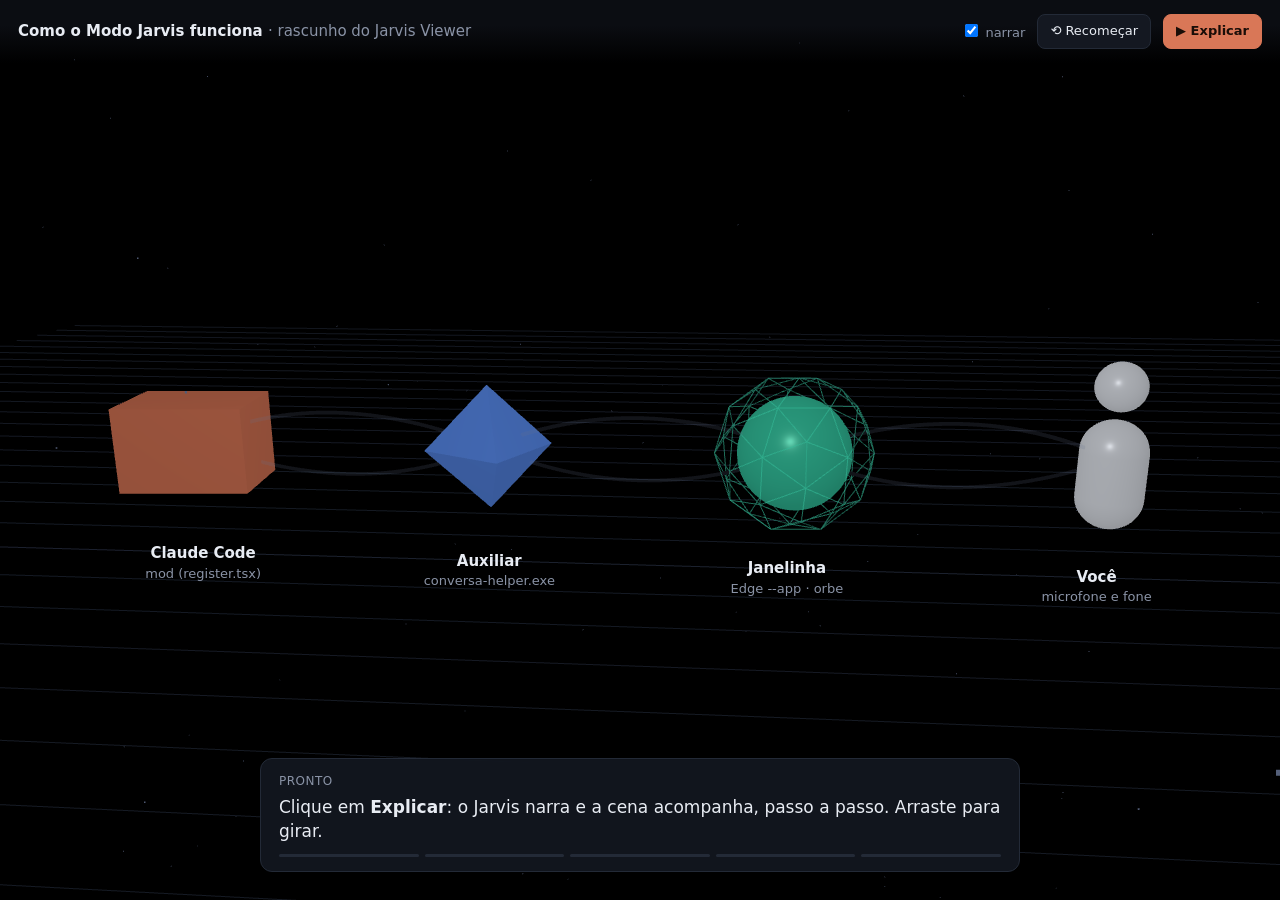
<file: docs/rascunho/viewer-demo.html>
<!doctype html>
<html lang="pt-BR">
<head>
<meta charset="utf-8">
<meta name="viewport" content="width=device-width, initial-scale=1">
<title>Jarvis Viewer</title>
<style>
  :root { --bg:#0b0d12; --fg:#e8ecf3; --dim:#8a93a6; --panel:#141821; --line:#232a37; --accent:#D97757; }
  * { box-sizing:border-box; }
  html,body { margin:0; height:100%; background:var(--bg); color:var(--fg); font:15px/1.45 "Segoe UI",system-ui,sans-serif; overflow:hidden; }
  #stage { position:fixed; inset:0; }
  canvas { display:block; }
  .label { position:absolute; transform:translate(-50%,0); pointer-events:none; text-align:center; white-space:nowrap;
           font-size:13px; color:var(--dim); transition:color .4s, opacity .4s; }
  .label b { display:block; font-size:15px; color:var(--fg); font-weight:600; }
  .label.on { color:#fff; }
  .label.on b { color:#fff; text-shadow:0 0 12px rgba(255,255,255,.5); }
  header { position:fixed; top:0; left:0; right:0; display:flex; align-items:center; gap:12px; padding:14px 18px;
           background:linear-gradient(var(--bg) 40%, transparent); z-index:2; }
  header h1 { font-size:15px; font-weight:600; margin:0; flex:1; }
  header h1 span { color:var(--dim); font-weight:400; }
  button { background:var(--panel); color:var(--fg); border:1px solid var(--line); border-radius:8px; padding:7px 12px;
           font:inherit; font-size:13px; cursor:pointer; }
  button:hover { border-color:#3a4458; }
  button.primary { background:var(--accent); border-color:var(--accent); color:#1a0d07; font-weight:600; }
  #caption { position:fixed; left:50%; bottom:28px; transform:translateX(-50%); width:min(760px, calc(100% - 32px));
             background:rgba(20,24,33,.88); border:1px solid var(--line); border-radius:12px; padding:14px 18px; z-index:2;
             backdrop-filter:blur(6px); min-height:56px; }
  #caption .step { color:var(--dim); font-size:12px; margin-bottom:4px; letter-spacing:.04em; text-transform:uppercase; }
  #caption .text { font-size:17px; }
  #dots { display:flex; gap:6px; margin-top:10px; }
  #dots i { flex:1; height:3px; border-radius:2px; background:var(--line); }
  #dots i.done { background:var(--accent); }
</style>
</head>
<body>
<div id="stage"></div>
<header>
  <h1>Como o Modo Jarvis funciona <span>· rascunho do Jarvis Viewer</span></h1>
  <label style="font-size:13px;color:var(--dim)"><input type="checkbox" id="voice" checked> narrar</label>
  <button id="restart">⟲ Recomeçar</button>
  <button id="play" class="primary">▶ Explicar</button>
</header>
<div id="caption">
  <div class="step" id="stepn">Pronto</div>
  <div class="text" id="text">Clique em <b>Explicar</b>: o Jarvis narra e a cena acompanha, passo a passo. Arraste para girar.</div>
  <div id="dots"></div>
</div>

<script type="module">
import * as THREE from '../../helper/web/vendor/three.module.min.js';

// ---- O que o Claude mandaria ao viewer: nós, ligações e passos narrados ----
const scene_spec = {
  nodes: [
    { id:'claude', title:'Claude Code', sub:'mod (register.tsx)', shape:'box',  color:0xD97757, x:-6 },
    { id:'aux',    title:'Auxiliar',    sub:'conversa-helper.exe', shape:'octa', color:0x5B8DEF, x:-2 },
    { id:'win',    title:'Janelinha',   sub:'Edge --app · orbe',   shape:'orb',  color:0x36C5A0, x: 2 },
    { id:'you',    title:'Você',        sub:'microfone e fone',    shape:'person', color:0xE8ECF3, x: 6 },
  ],
  steps: [
    { focus:'you',    hops:[['you','win']],
      say:'Você fala. A janelinha do Jarvis ouve o microfone e transforma a sua voz em texto.' },
    { focus:'aux',    hops:[['win','aux']],
      say:'Esse texto vai para o auxiliar, um programa pequeno que roda só na sua máquina.' },
    { focus:'claude', hops:[['aux','claude']],
      say:'O auxiliar entrega o texto ao mod, e o mod envia como se você tivesse digitado o prompt.' },
    { focus:'aux',    hops:[['claude','aux'],['claude','aux'],['claude','aux']],
      say:'O Claude responde em frases. Cada frase volta para o auxiliar assim que fica pronta, sem esperar o resto.' },
    { focus:'win',    hops:[['aux','win'],['win','you']],
      say:'O auxiliar gera a voz, a janelinha toca, e a orbe acompanha. É assim que você ouve a resposta.' },
  ],
};

// ---- Cena ----
const stage = document.getElementById('stage');
const renderer = new THREE.WebGLRenderer({ antialias:true });
renderer.setPixelRatio(Math.min(devicePixelRatio, 2));
stage.appendChild(renderer.domElement);
const scene = new THREE.Scene();
scene.fog = new THREE.FogExp2(0x0b0d12, 0.018);
const camera = new THREE.PerspectiveCamera(45, 1, 0.1, 200);
scene.add(new THREE.AmbientLight(0xffffff, 0.35));
const key = new THREE.PointLight(0xffffff, 60, 40); key.position.set(0, 6, 8); scene.add(key);

// estrelas
{
  const g = new THREE.BufferGeometry(), n = 700, p = new Float32Array(n * 3);
  for (let i = 0; i < n * 3; i++) p[i] = (Math.random() - .5) * 80;
  g.setAttribute('position', new THREE.BufferAttribute(p, 3));
  scene.add(new THREE.Points(g, new THREE.PointsMaterial({ size:.06, color:0x55607a })));
}
// chão em grade
const grid = new THREE.GridHelper(40, 40, 0x1c2230, 0x151a24); grid.position.y = -1.6; scene.add(grid);

const nodes = {};
for (const n of scene_spec.nodes) {
  const mat = new THREE.MeshStandardMaterial({ color:n.color, emissive:n.color, emissiveIntensity:.15, roughness:.35, metalness:.2 });
  const g = new THREE.Group();
  let mesh;
  if (n.shape === 'box') mesh = new THREE.Mesh(new THREE.BoxGeometry(1.7, 1.15, 1.15), mat);
  else if (n.shape === 'octa') mesh = new THREE.Mesh(new THREE.OctahedronGeometry(0.85), mat);
  else if (n.shape === 'orb') {
    mesh = new THREE.Mesh(new THREE.SphereGeometry(0.75, 48, 48), mat);
    const cage = new THREE.Mesh(new THREE.IcosahedronGeometry(1.05, 1),
      new THREE.MeshBasicMaterial({ color:n.color, wireframe:true, transparent:true, opacity:.35 }));
    g.add(cage); g.userData.cage = cage;
  } else {
    mesh = new THREE.Mesh(new THREE.CapsuleGeometry(0.42, 0.6, 8, 24), mat);
    const head = new THREE.Mesh(new THREE.SphereGeometry(0.32, 32, 32), mat); head.position.y = 0.95; g.add(head);
    mesh.position.y = -0.2;
  }
  g.add(mesh); g.position.set(n.x, 0, 0); scene.add(g);
  const label = document.createElement('div'); label.className = 'label';
  label.innerHTML = `<b>${n.title}</b>${n.sub}`; document.body.appendChild(label);
  nodes[n.id] = { ...n, group:g, mat, label, level:0 };
}

// ligações: arco de cima para "ida" (direita), de baixo para "volta"
const curves = {};
const tubes = [];
function lane(a, b) {
  const A = nodes[a].group.position, B = nodes[b].group.position;
  const up = B.x > A.x ? 1 : -1;
  const mid = A.clone().add(B).multiplyScalar(.5).add(new THREE.Vector3(0, 0.95 * up, 0.4 * up));
  return new THREE.QuadraticBezierCurve3(A.clone(), mid, B.clone());
}
const ids = scene_spec.nodes.map(n => n.id);
for (let i = 0; i < ids.length - 1; i++) for (const [a, b] of [[ids[i], ids[i+1]], [ids[i+1], ids[i]]]) {
  const c = lane(a, b); curves[a + '>' + b] = c;
  const m = new THREE.MeshBasicMaterial({ color:0x6b7894, transparent:true, opacity:.18 });
  const t = new THREE.Mesh(new THREE.TubeGeometry(c, 48, 0.025, 8), m); scene.add(t);
  tubes.push({ key:a + '>' + b, mat:m });
}

// pacotes com rastro
const packets = [];
function spawn(from, to, delay, color) {
  const curve = curves[from + '>' + to];
  const parts = [];
  for (let k = 0; k < 8; k++) {
    const m = new THREE.Mesh(new THREE.SphereGeometry(0.16 * (1 - k / 10), 16, 16),
      new THREE.MeshBasicMaterial({ color, transparent:true, opacity:0 }));
    scene.add(m); parts.push(m);
  }
  packets.push({ curve, parts, t0: clock.getElapsedTime() + delay, dur: 1.3, key: from + '>' + to });
}

// ---- Laço ----
const clock = new THREE.Clock();
let focus = null, yaw = 0, pitch = 0.18, dragging = null;
renderer.domElement.addEventListener('pointerdown', e => dragging = { x:e.clientX, y:e.clientY, yaw, pitch });
addEventListener('pointerup', () => dragging = null);
addEventListener('pointermove', e => {
  if (!dragging) return;
  yaw = dragging.yaw - (e.clientX - dragging.x) * 0.005;
  pitch = Math.max(-0.2, Math.min(0.8, dragging.pitch + (e.clientY - dragging.y) * 0.004));
});
function resize() { renderer.setSize(innerWidth, innerHeight); camera.aspect = innerWidth / innerHeight; camera.updateProjectionMatrix(); }
addEventListener('resize', resize); resize();

const v = new THREE.Vector3();
renderer.setAnimationLoop(() => {
  const t = clock.getElapsedTime();
  const sway = dragging ? 0 : Math.sin(t * 0.15) * 0.18;
  // distância que cabe ~16 unidades de largura em qualquer proporção de janela
  const hfov = 2 * Math.atan(Math.tan(THREE.MathUtils.degToRad(camera.fov / 2)) * camera.aspect);
  const r = Math.max(13, 8.2 / Math.tan(hfov / 2));
  camera.position.set(Math.sin(yaw + sway) * r * Math.cos(pitch), 1.2 + Math.sin(pitch) * r, Math.cos(yaw + sway) * r * Math.cos(pitch));
  camera.lookAt(0, 0, 0);

  for (const n of Object.values(nodes)) {
    const want = focus === null ? 0.35 : (n.id === focus ? 1 : 0.12);
    n.level += (want - n.level) * 0.06;
    const pulse = n.id === focus ? 1 + Math.sin(t * 4) * 0.05 : 1;
    n.group.scale.setScalar((0.9 + n.level * 0.3) * pulse);
    n.mat.emissiveIntensity = 0.08 + n.level * 0.9;
    n.group.rotation.y += n.shape === 'octa' ? 0.012 : 0.003;
    if (n.group.userData.cage) n.group.userData.cage.rotation.x += 0.004 + n.level * 0.01;
    v.copy(n.group.position); v.y -= 1.45; v.project(camera);
    n.label.style.left = ((v.x + 1) / 2 * innerWidth) + 'px';
    n.label.style.top = ((1 - v.y) / 2 * innerHeight) + 'px';
    n.label.classList.toggle('on', n.id === focus);
  }

  const live = new Set();
  for (let i = packets.length - 1; i >= 0; i--) {
    const p = packets[i], u = (t - p.t0) / p.dur;
    if (u > 1.25) { p.parts.forEach(m => { scene.remove(m); m.geometry.dispose(); }); packets.splice(i, 1); continue; }
    if (u >= 0 && u <= 1) live.add(p.key);
    p.parts.forEach((m, k) => {
      const uk = u - k * 0.025;
      if (uk < 0 || uk > 1) { m.material.opacity = 0; return; }
      m.position.copy(p.curve.getPoint(uk));
      m.material.opacity = (1 - k / 8) * (u > 1 ? Math.max(0, 1 - (u - 1) * 4) : 1);
    });
  }
  for (const tb of tubes) tb.mat.opacity += ((live.has(tb.key) ? 0.85 : 0.18) - tb.mat.opacity) * 0.1;

  renderer.render(scene, camera);
});

// ---- Narração ----
const $ = id => document.getElementById(id);
const steps = scene_spec.steps;
$('dots').innerHTML = steps.map(() => '<i></i>').join('');
let run = 0;
function sayAloud(text) {
  return new Promise(res => {
    if (!$('voice').checked || !('speechSynthesis' in window)) return res();
    const u = new SpeechSynthesisUtterance(text); u.lang = 'pt-BR'; u.rate = 1.05;
    const pt = speechSynthesis.getVoices().find(v => v.lang && v.lang.toLowerCase().startsWith('pt-br'));
    if (pt) u.voice = pt;
    u.onend = u.onerror = () => res();
    speechSynthesis.speak(u);
  });
}
const wait = ms => new Promise(r => setTimeout(r, ms));
async function explain() {
  const me = ++run; speechSynthesis?.cancel();
  for (let i = 0; i < steps.length; i++) {
    if (me !== run) return;
    const s = steps[i];
    focus = s.focus;
    $('stepn').textContent = `Passo ${i + 1} de ${steps.length}`;
    $('text').textContent = s.say;
    [...$('dots').children].forEach((d, k) => d.classList.toggle('done', k <= i));
    s.hops.forEach(([a, b], k) => spawn(a, b, k * 0.9, nodes[a].color));
    const anim = (s.hops.length - 1) * 900 + 1300 + 900;
    await Promise.all([sayAloud(s.say), wait(Math.max(anim, $('voice').checked ? 0 : s.say.length * 55))]);
  }
  if (me !== run) return;
  focus = null; $('stepn').textContent = 'Fim'; $('text').textContent = 'Recomece, ou arraste para ver a cena de outro ângulo.';
}
$('play').onclick = explain;
$('restart').onclick = () => { run++; speechSynthesis?.cancel(); focus = null; $('stepn').textContent = 'Pronto';
  [...$('dots').children].forEach(d => d.classList.remove('done')); explain(); };
speechSynthesis?.getVoices();
</script>
</body>
</html>
</file>
